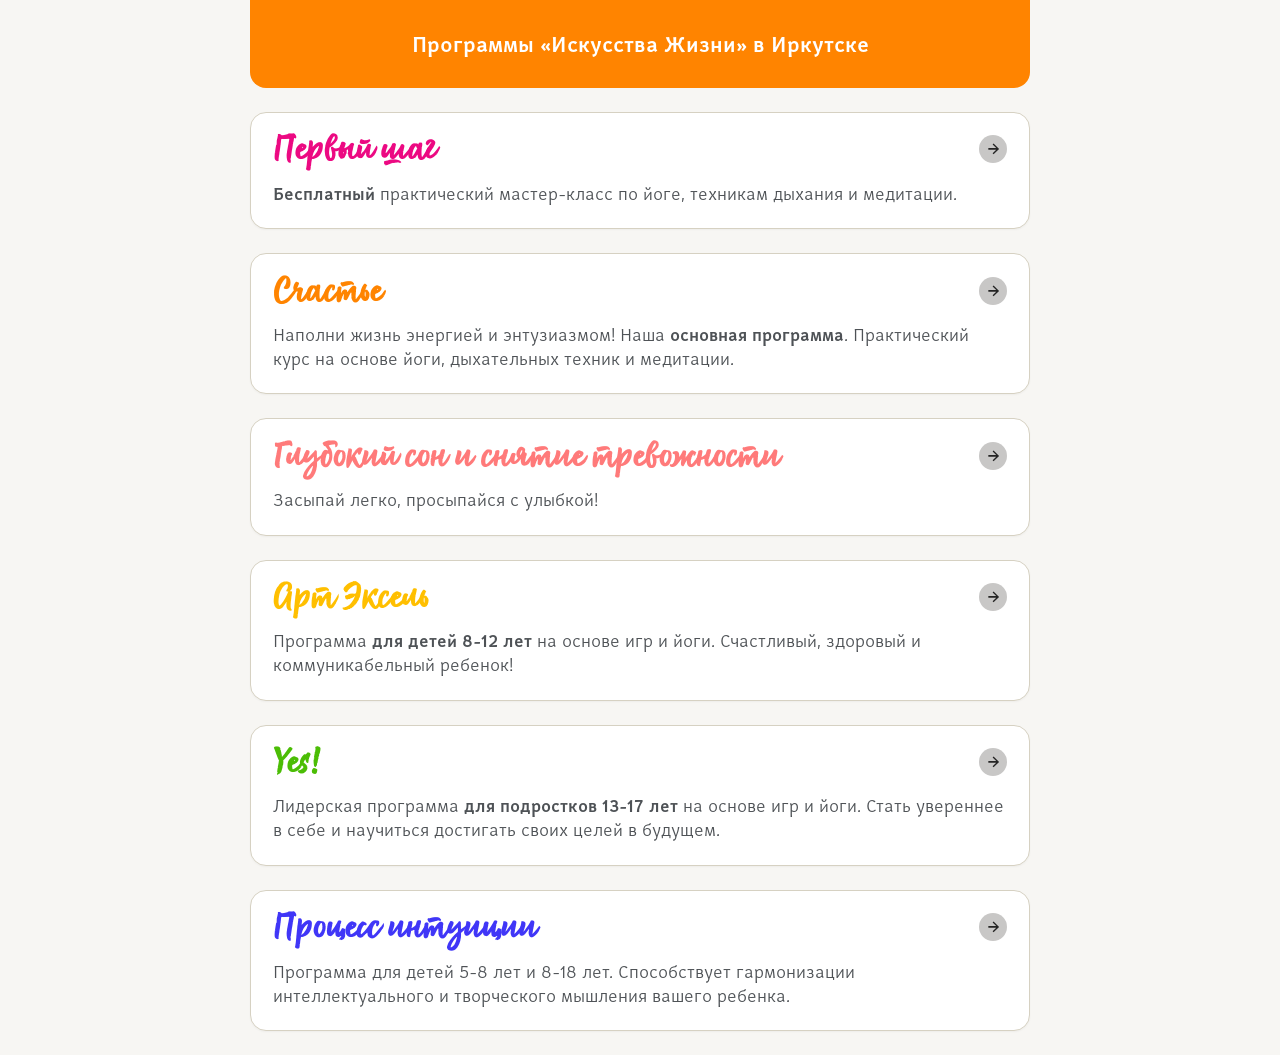
<file: index.html>
<!DOCTYPE html>
<html lang="ru">

<head>
  <meta charset="utf-8">
  <meta name="viewport" content="width=device-width">
  <title>Программы «Искусства Жизни» в Иркутске</title>
  <link href="styles.css?v=2026-07-25-20-00" rel="stylesheet">
  <meta name="description" content="Программы личностного роста, совмещающие в себе древние и современные техники, которые помогают  становиться с каждым днем целеустремленнее, радостнее и увереннее в себе.">
</head>

<body>
  <svg style="display: none;">
    <symbol id="icon-arrow" viewBox="0 0 24 24">
      <path d="M5 13h11.86l-5.43 5.43 1.42 1.42L21.14 12l-8.29-8.29-1.42 1.42 5.43 5.43H5v2z"/>
    </symbol>
  </svg>

  <header>
    <h1>Программы «Искусства Жизни» в Иркутске</h1>
  </header>
  <main>
    <section>
      <!-- <h2>Программы для взрослых</h2> -->
      <a href="first-step.html">
        <article>
	  <div class="title-line">
            <h3 class="first-step">Первый шаг</h3>
	    <span class="arrow">
	      <svg aria-hidden="true"><use href="#icon-arrow"></use></svg>
	    </span>
	  </div>
          <p><strong>Бесплатный</strong> практический мастер-класс по йоге, техникам дыхания и медитации.</p>
        </article>
      </a>
      <a href="happiness.html">
        <article>
          <div class="title-line">
	    <h3 class="happiness">Счастье</h3>
	    <span class="arrow">
	      <svg aria-hidden="true"><use href="#icon-arrow"></use></svg>
	    </span>
	  </div>
          <p>
            Наполни жизнь энергией и энтузиазмом! Наша <strong>основная программа</strong>.
            Практический курс на основе йоги, дыхательных техник и медитации.
          </p>
        </article>
      </a>
      <a href="deep-sleep.html">
        <article>
          <div class="title-line">
	    <h3 class="deep-sleep">Глубокий сон и снятие тревожности</h3>
	    <span class="arrow">
	      <svg aria-hidden="true"><use href="#icon-arrow"></use></svg>
	    </span>
	  </div>
          <p>Засыпай легко, просыпайся с улыбкой!</p>
        </article>
      </a>
    </section>
    <section>
      <!-- <h2>Программы для детей</h2> -->
      <a href="art-excel.html">
        <article>
          <div class="title-line">
	    <h3 class="art-excel">Арт Эксель</h3>
	    <span class="arrow">
	      <svg aria-hidden="true"><use href="#icon-arrow"></use></svg>
	    </span>
	  </div>
          <p>
            Программа <strong>для детей 8-12 лет</strong> на основе игр и йоги.
            Счастливый, здоровый и коммуникабельный ребенок!
          </p>
        </article>
      </a>
      <a href="yes.html">
        <article>
          <div class="title-line">
	    <h3 class="yes">Yes!</h3>
	    <span class="arrow">
	      <svg aria-hidden="true"><use href="#icon-arrow"></use></svg>
	    </span>
	  </div>
          <p>
            Лидерская программа <strong>для подростков 13-17 лет</strong> на основе игр и йоги.
            Стать увереннее в себе и научиться достигать своих целей в будущем.
          </p>
        </article>
      </a>
      <a href="intuition.html">
        <article>
          <div class="title-line">
	    <h3 class="intuition">Процесс интуиции</h3>
	    <span class="arrow">
	      <svg aria-hidden="true"><use href="#icon-arrow"></use></svg>
	    </span>
	  </div>
          <p>
            Программа для детей 5-8 лет и 8-18 лет.
            Способствует гармонизации интеллектуального и творческого мышления вашего ребенка.
          </p>
        </article>
      </a>
    </section>
  </main>
</body>

</html>
</file>
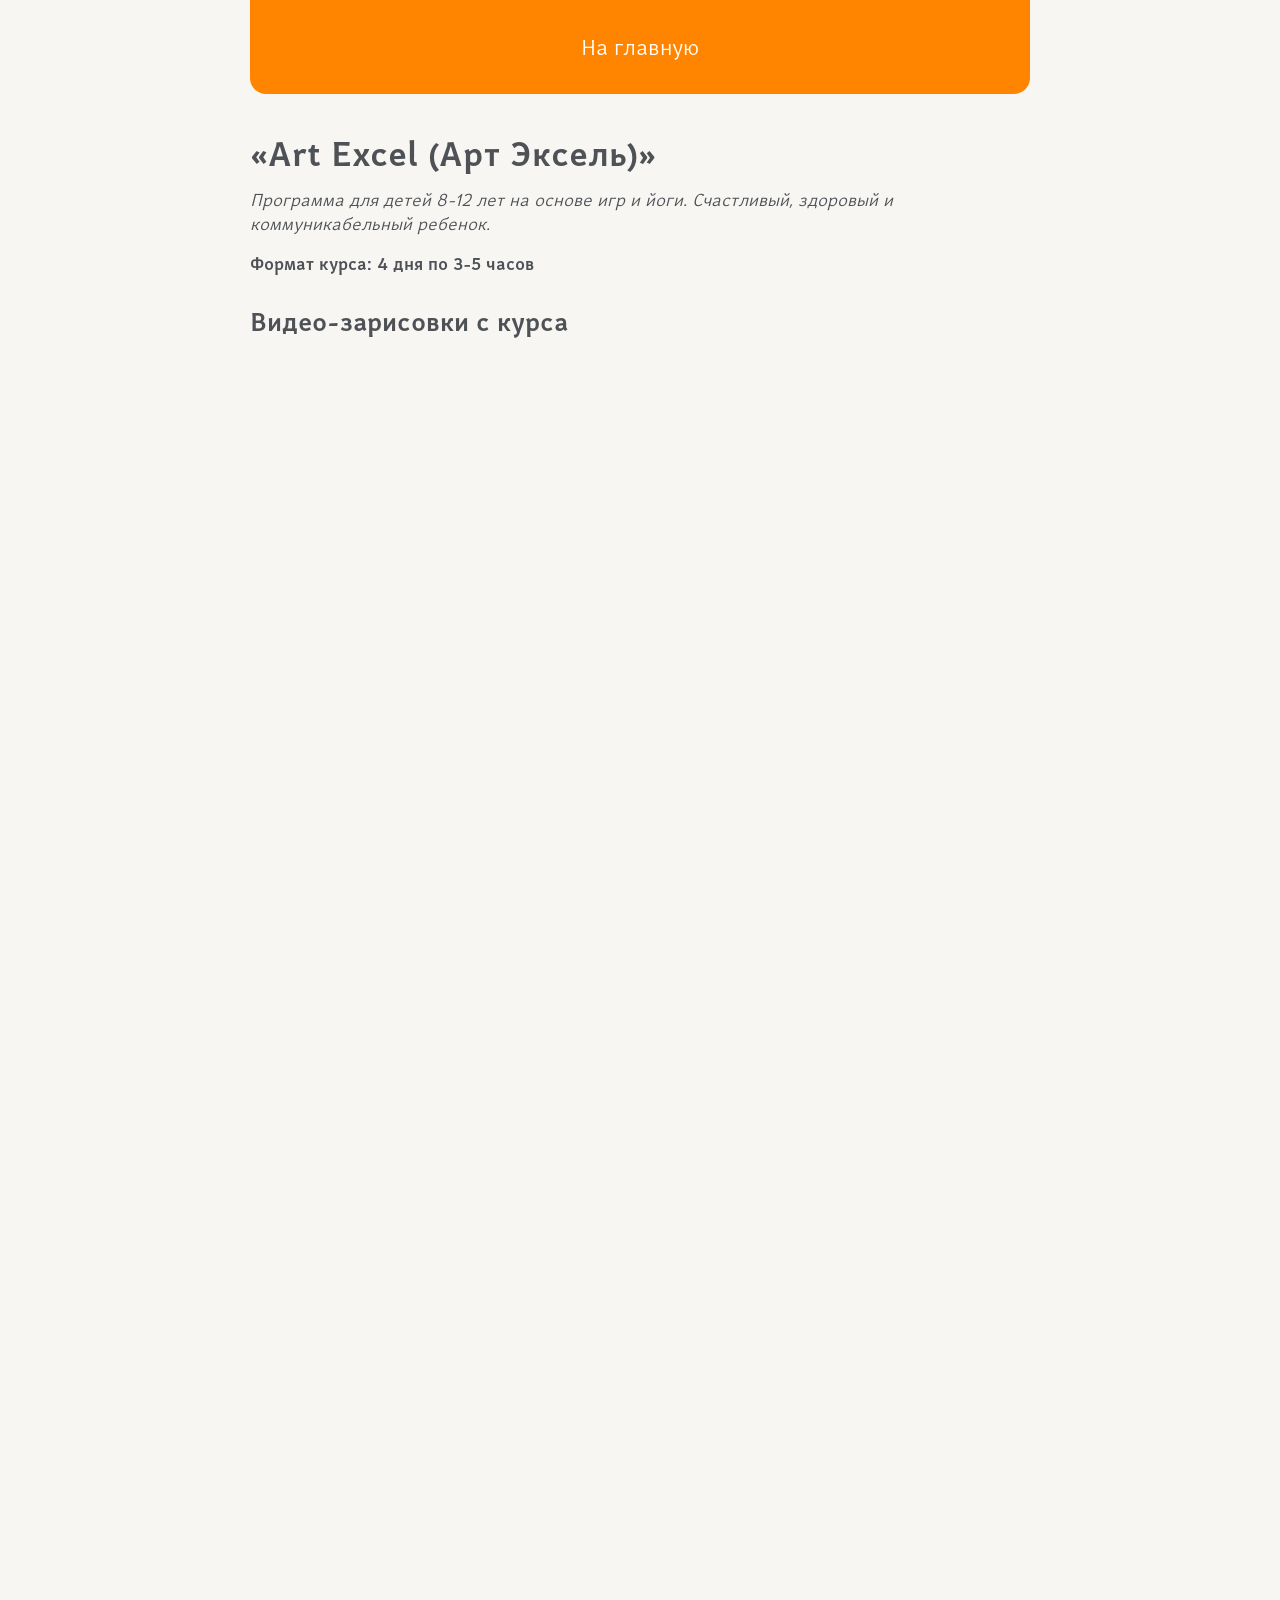
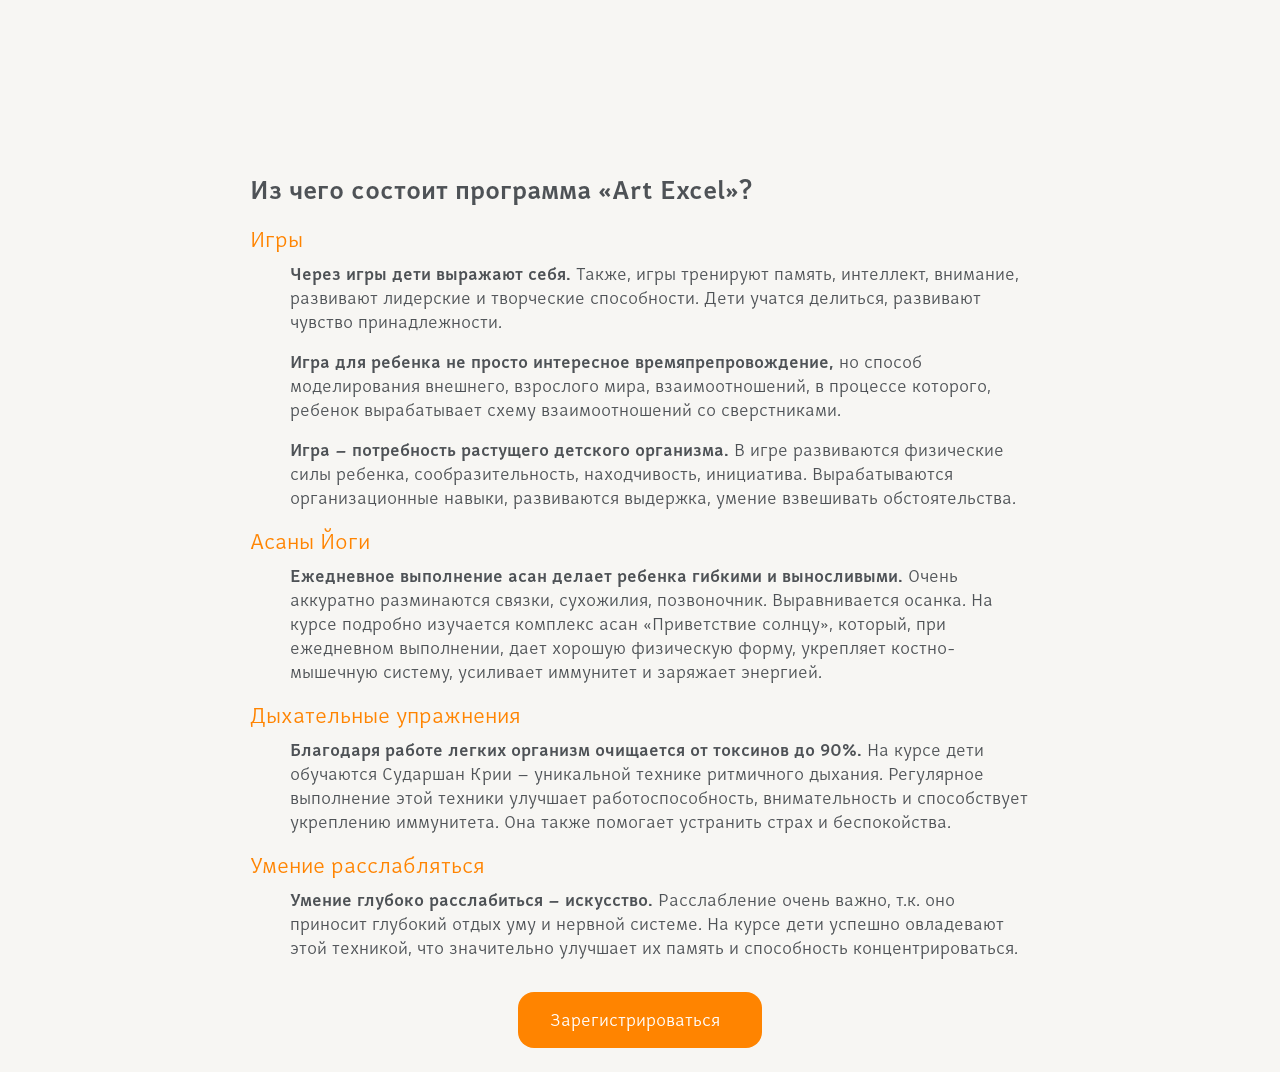
<file: art-excel.html>
<!DOCTYPE html>
<html lang="ru">

<head>
  <meta charset="utf-8">
  <meta name="viewport" content="width=device-width">
  <title>Art Excel - программа для детей 8-12 лет на основе игр и йоги. Счастливый, здоровый и коммуникабельный ребенок.</title>
  <link href="styles.css?v=2026-07-29-14-50" rel="stylesheet">
</head>

<body>
  <header>
    <a href="index.html">На главную</a>
  </header>
  <main>
    <hgroup>
      <h1>«Art Excel (Арт Эксель)»</h1>
      <p>Программа для детей 8-12 лет на основе игр и йоги. Счастливый, здоровый и коммуникабельный ребенок.</p>
    </hgroup>
    <p><b>Формат курса: 4 дня по 3-5 часов</b></p>
    <section>
      <h2>Видео-зарисовки с курса</h2>
      <div style="position: relative; padding-top: 177.78%; width: 100%"><iframe src="https://kinescope.io/embed/iNgRHaEL3JbngJftzUDApU" allow="autoplay; fullscreen; picture-in-picture; encrypted-media; gyroscope; accelerometer; clipboard-write; screen-wake-lock;" frameborder="0" allowfullscreen style="position: absolute; width: 100%; height: 100%; top: 0; left: 0;"></iframe></div>
    </section>
    <section>
      <h2>Из чего состоит программа «Art Excel»?</h2>
      <dl>
	<dt>Игры</dt>
	<dd>
	  <p><b>Через игры дети выражают себя.</b> Также, игры тренируют память, интеллект, внимание, развивают лидерские и творческие способности. Дети учатся делиться, развивают чувство принадлежности.</p>
	  <p><b>Игра для ребенка не просто интересное времяпрепровождение,</b> но способ моделирования внешнего, взрослого мира, взаимоотношений, в процессе которого, ребенок вырабатывает схему взаимоотношений со сверстниками.</p>
	  <p><b>Игра – потребность растущего детского организма.</b> В игре развиваются физические силы ребенка, сообразительность, находчивость, инициатива. Вырабатываются организационные навыки, развиваются выдержка, умение взвешивать обстоятельства.</p>
	</dd>
	<dt>Асаны Йоги</dt>
	<dd>
	  <b>Ежедневное выполнение асан делает ребенка гибкими и выносливыми.</b> Очень аккуратно разминаются связки, сухожилия, позвоночник. Выравнивается осанка. На курсе подробно изучается комплекс асан «Приветствие солнцу», который, при ежедневном выполнении, дает хорошую физическую форму, укрепляет костно-мышечную систему, усиливает иммунитет и заряжает энергией.
	</dd>
	<dt>Дыхательные упражнения</dt>
	<dd><b>Благодаря работе легких организм очищается от токсинов до 90%.</b> На курсе дети обучаются Сударшан Крии – уникальной технике ритмичного дыхания. Регулярное выполнение этой техники улучшает работоспособность, внимательность и способствует укреплению иммунитета. Она также помогает устранить страх и беспокойства.</dd>
	<dt>Умение расслабляться</dt>
	<dd><b>Умение глубоко расслабиться – искусство.</b> Расслабление очень важно, т.к. оно приносит глубокий отдых уму и нервной системе. На курсе дети успешно овладевают этой техникой, что значительно улучшает их память и способность концентрироваться. </dd>
      </dl>
    </section>
    <a href="#" class="button">Зарегистрироваться</a>
  </main>
</body>

</html>
</file>
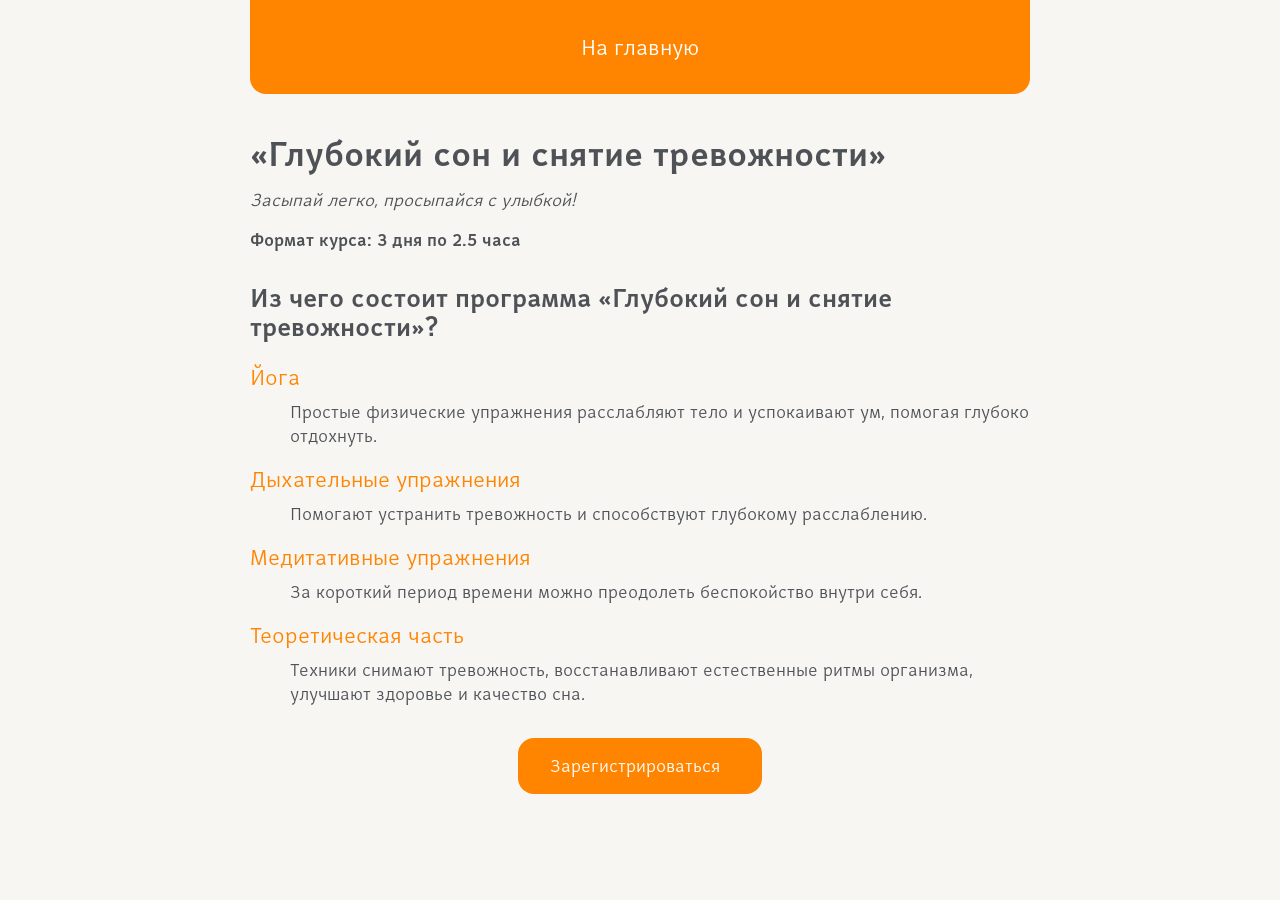
<file: deep-sleep.html>
<!DOCTYPE html>
<html lang="ru">

<head>
  <meta charset="utf-8">
  <meta name="viewport" content="width=device-width">
  <title>«Глубокий сон и снятие тревожности»</title>
  <link href="styles.css?v=2026-07-29-14-50" rel="stylesheet">
</head>

<body>
  <header>
    <a href="index.html">На главную</a>
  </header>
  <main>
    <hgroup>
      <h1>«Глубокий сон и снятие тревожности»</h1>
      <p>Засыпай легко, просыпайся с улыбкой!</p>
    </hgroup>
    <p><b>Формат курса: 3 дня по 2.5 часа</b></p>
    <!-- <p>Посмотрите несколько эпизодов с мастер-класса, чтобы представить, как проходит занятие и что на нем происходит.</p> -->
    <h2>Из чего состоит программа «Глубокий сон и снятие тревожности»?</h2>
    <dl>
      <dt>Йога</dt>
      <dd>Простые физические упражнения расслабляют тело и успокаивают ум, помогая глубоко отдохнуть.</dd>
      <dt>Дыхательные упражнения</dt>
      <dd>Помогают устранить тревожность и способствуют глубокому расслаблению.</dd>
      <dt>Медитативные упражнения</dt>
      <dd>За короткий период времени можно преодолеть беспокойство внутри себя.</dd>
      <dt>Теоретическая часть</dt>
      <dd>Техники снимают тревожность, восстанавливают естественные ритмы организма, улучшают здоровье и качество сна.</dd>
    </dl>
    <a href="#" class="button">Зарегистрироваться</a>
  </main>
</body>

</html>
</file>
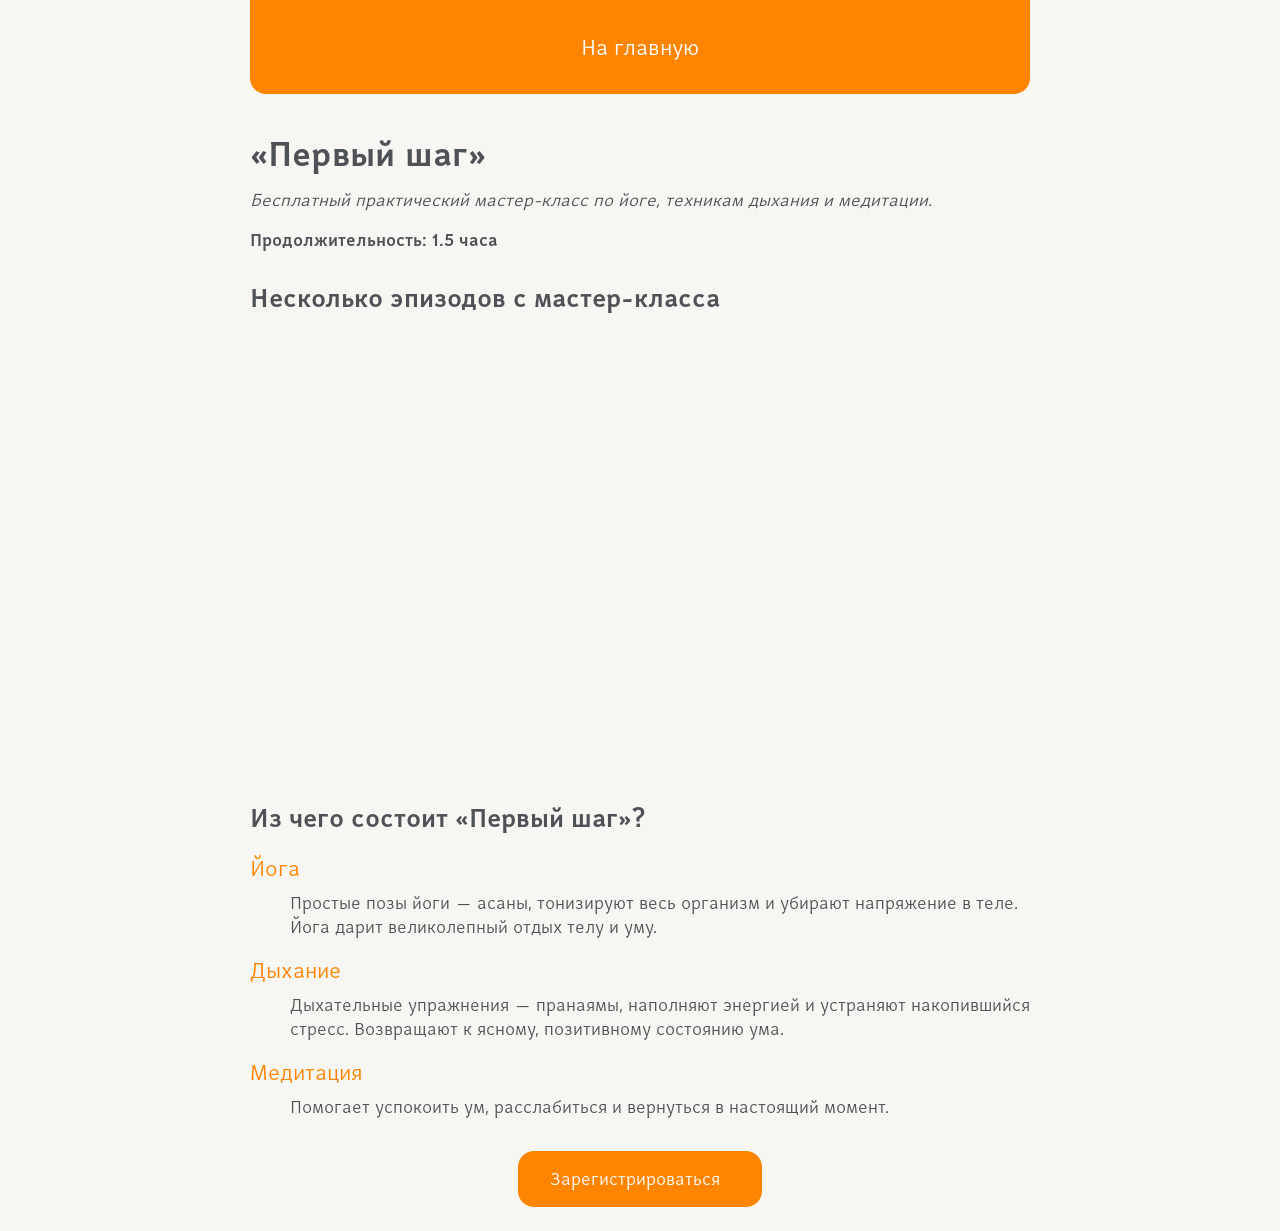
<file: first-step.html>
<!DOCTYPE html>
<html lang="ru">

<head>
  <meta charset="utf-8">
  <meta name="viewport" content="width=device-width">
  <title>«Первый шаг» - бесплатный практический мастер-класс по йоге, техникам дыхания и медитации</title>
  <link href="styles.css?v=2026-07-29-14-50" rel="stylesheet">
</head>

<body>
  <header>
    <a href="index.html">На главную</a>
  </header>
  <main>
    <hgroup>
      <h1>«Первый шаг»</h1>
      <p>Бесплатный практический мастер-класс по йоге, техникам дыхания и медитации.</p>
    </hgroup>
    <p><b>Продолжительность: 1.5 часа</b></p>
    <section>
      <h2>Несколько эпизодов с мастер-класса</h2>
      <div style="position: relative; padding-top: 56.25%; width: 100%">
	<iframe src="https://kinescope.io/embed/vJmxKS7yNUNCZxzWJ44BA8" allow="autoplay; fullscreen; picture-in-picture; encrypted-media; gyroscope; accelerometer; clipboard-write; screen-wake-lock;" frameborder="0" allowfullscreen style="position: absolute; width: 100%; height: 100%; top: 0; left: 0;"></iframe>
      </div>
    </section>
    <section>
      <h2>Из чего состоит «Первый шаг»?</h2>
      <dl>
	<dt>Йога</dt>
	<dd>Простые позы йоги — асаны, тонизируют весь организм и убирают напряжение в теле. Йога дарит великолепный отдых телу и уму.</dd>
	<dt>Дыхание</dt>
	<dd>Дыхательные упражнения — пранаямы, наполняют энергией и устраняют накопившийся стресс. Возвращают к ясному, позитивному состоянию ума.</dd>
	<dt>Медитация</dt>
	<dd>Помогает успокоить ум, расслабиться и вернуться в настоящий момент.</dd>
      </dl>
    </section>
    <a href="#" class="button">Зарегистрироваться</a>
  </main>
</body>

</html>
</file>
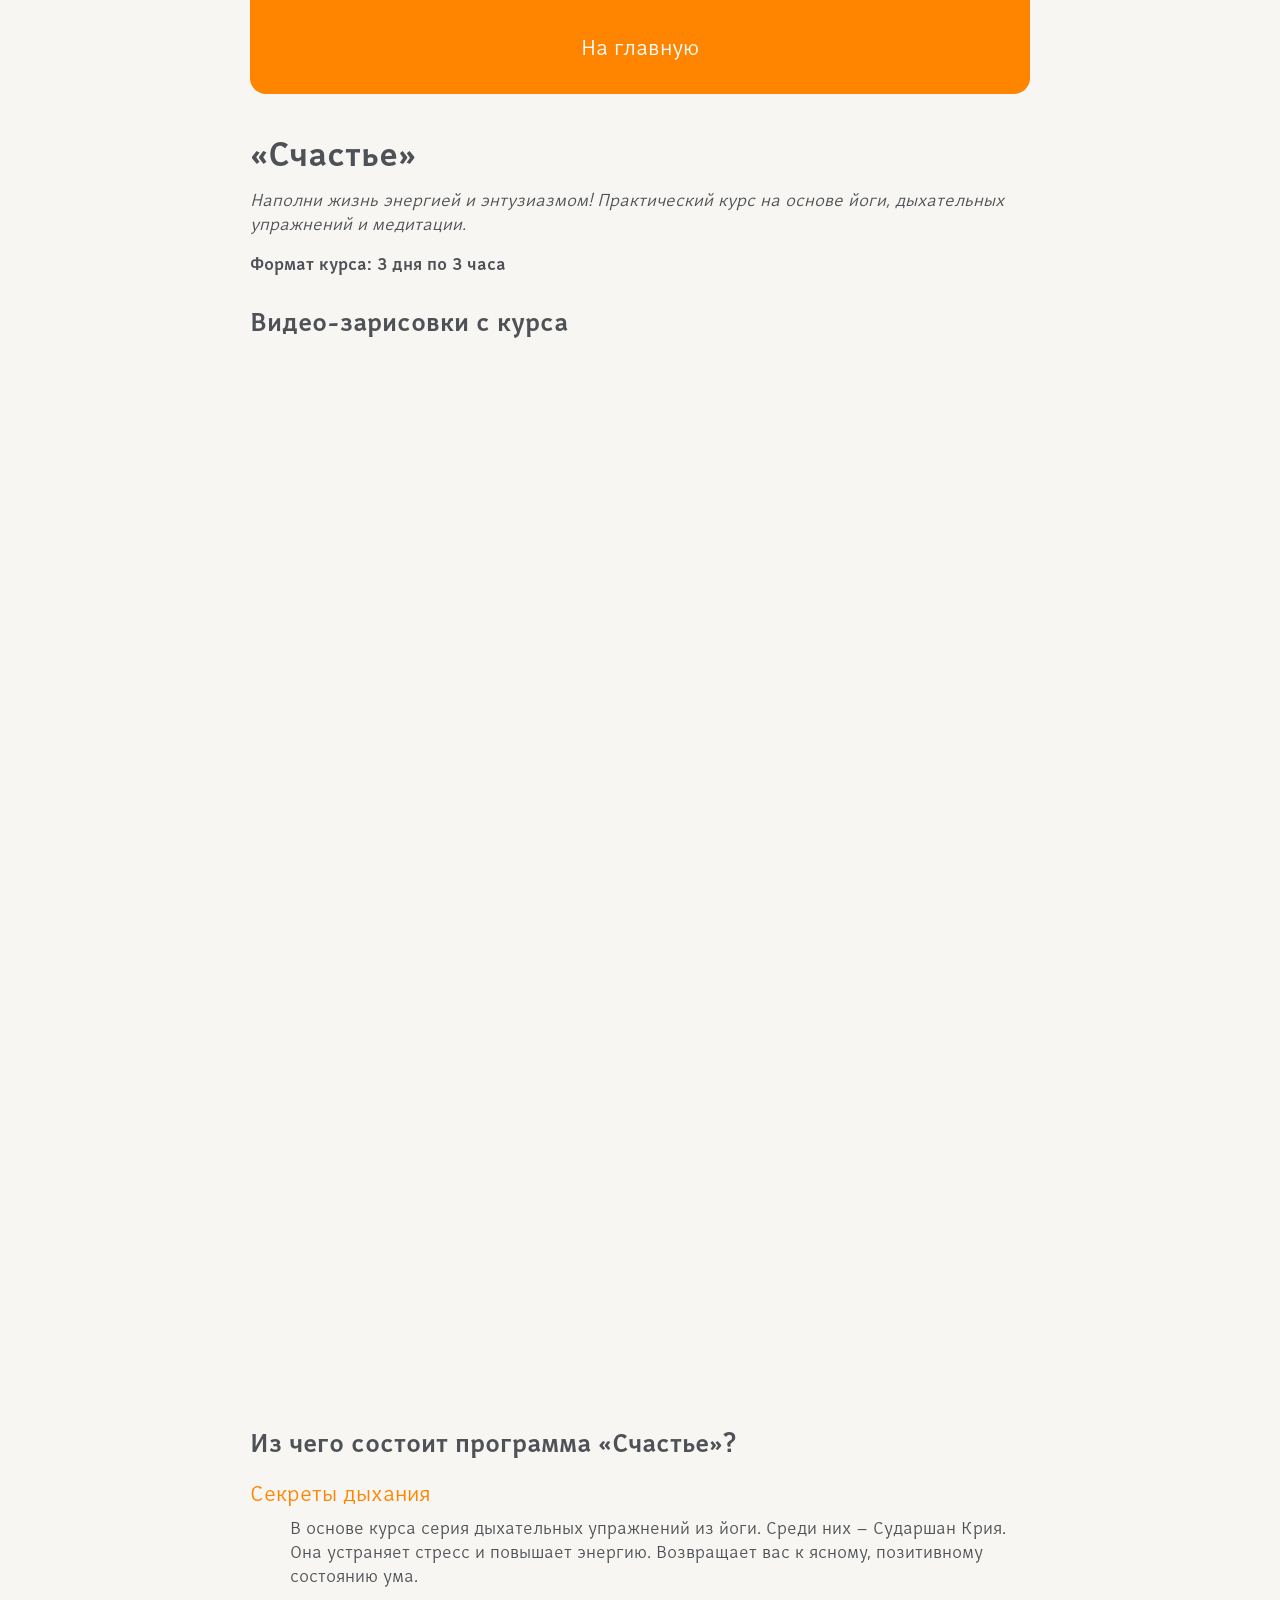
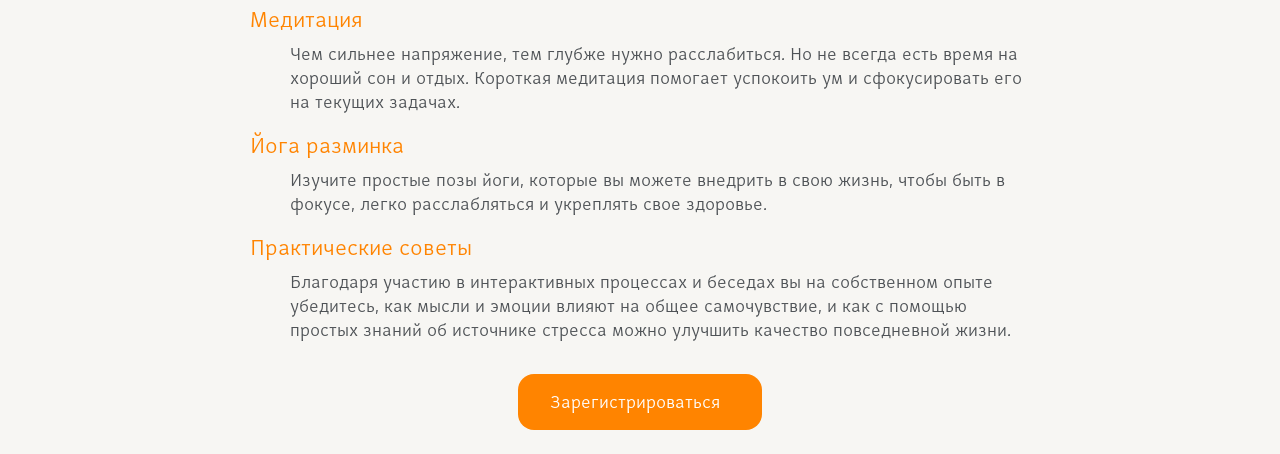
<file: happiness.html>
<!DOCTYPE html>
<html lang="ru">

<head>
  <meta charset="utf-8">
  <meta name="viewport" content="width=device-width">
  <title>Счастье - Практический курс на основе йоги, дыхательных упражнений и медитации.</title>
  <link href="styles.css?v=2026-07-29-14-50" rel="stylesheet">
</head>

<body>
  <header>
    <a href="index.html">На главную</a>
  </header>
  <main>
    <hgroup>
      <h1>«Счастье»</h1>
      <p>Наполни жизнь энергией и энтузиазмом! Практический курс на основе йоги, дыхательных упражнений и медитации.</p>
    </hgroup>
    <p><b>Формат курса: 3 дня по 3 часа</b></p>
    <section>
      <h2>Видео-зарисовки с курса</h2>
      <div style="position: relative; padding-top: 133.33%; width: 100%"><iframe src="https://kinescope.io/embed/7F8usk5ZfuUhmqFMSauPrX" allow="autoplay; fullscreen; picture-in-picture; encrypted-media; gyroscope; accelerometer; clipboard-write; screen-wake-lock;" frameborder="0" allowfullscreen style="position: absolute; width: 100%; height: 100%; top: 0; left: 0;"></iframe></div>
    </section>
    <section>
      <h2>Из чего состоит программа «Счастье»?</h2>
      <dl>
	<dt>Секреты дыхания</dt>
	<dd>В основе курса серия дыхательных упражнений из йоги. Среди них – Сударшан Крия. Она устраняет стресс и  повышает энергию. Возвращает вас к  ясному, позитивному состоянию ума.</dd>
	<dt>Медитация</dt>
	<dd>Чем сильнее напряжение, тем глубже нужно расслабиться. Но не всегда есть время на хороший сон и отдых. Короткая медитация помогает успокоить ум и сфокусировать его

	  на текущих задачах.</dd>
	<dt>Йога разминка</dt>
	<dd>Изучите простые позы йоги, которые вы можете внедрить в свою жизнь, чтобы  быть в фокусе, легко расслабляться и укреплять свое здоровье.</dd>
	<dt>Практические советы</dt>
	<dd>Благодаря участию в интерактивных процессах и беседах вы на собственном опыте убедитесь, как мысли и эмоции влияют на общее самочувствие, и как с помощью простых знаний об источнике стресса можно улучшить качество повседневной жизни.</dd>
      </dl>
    </section>
    <a href="#" class="button">Зарегистрироваться</a>
  </main>
</body>

</html>
</file>
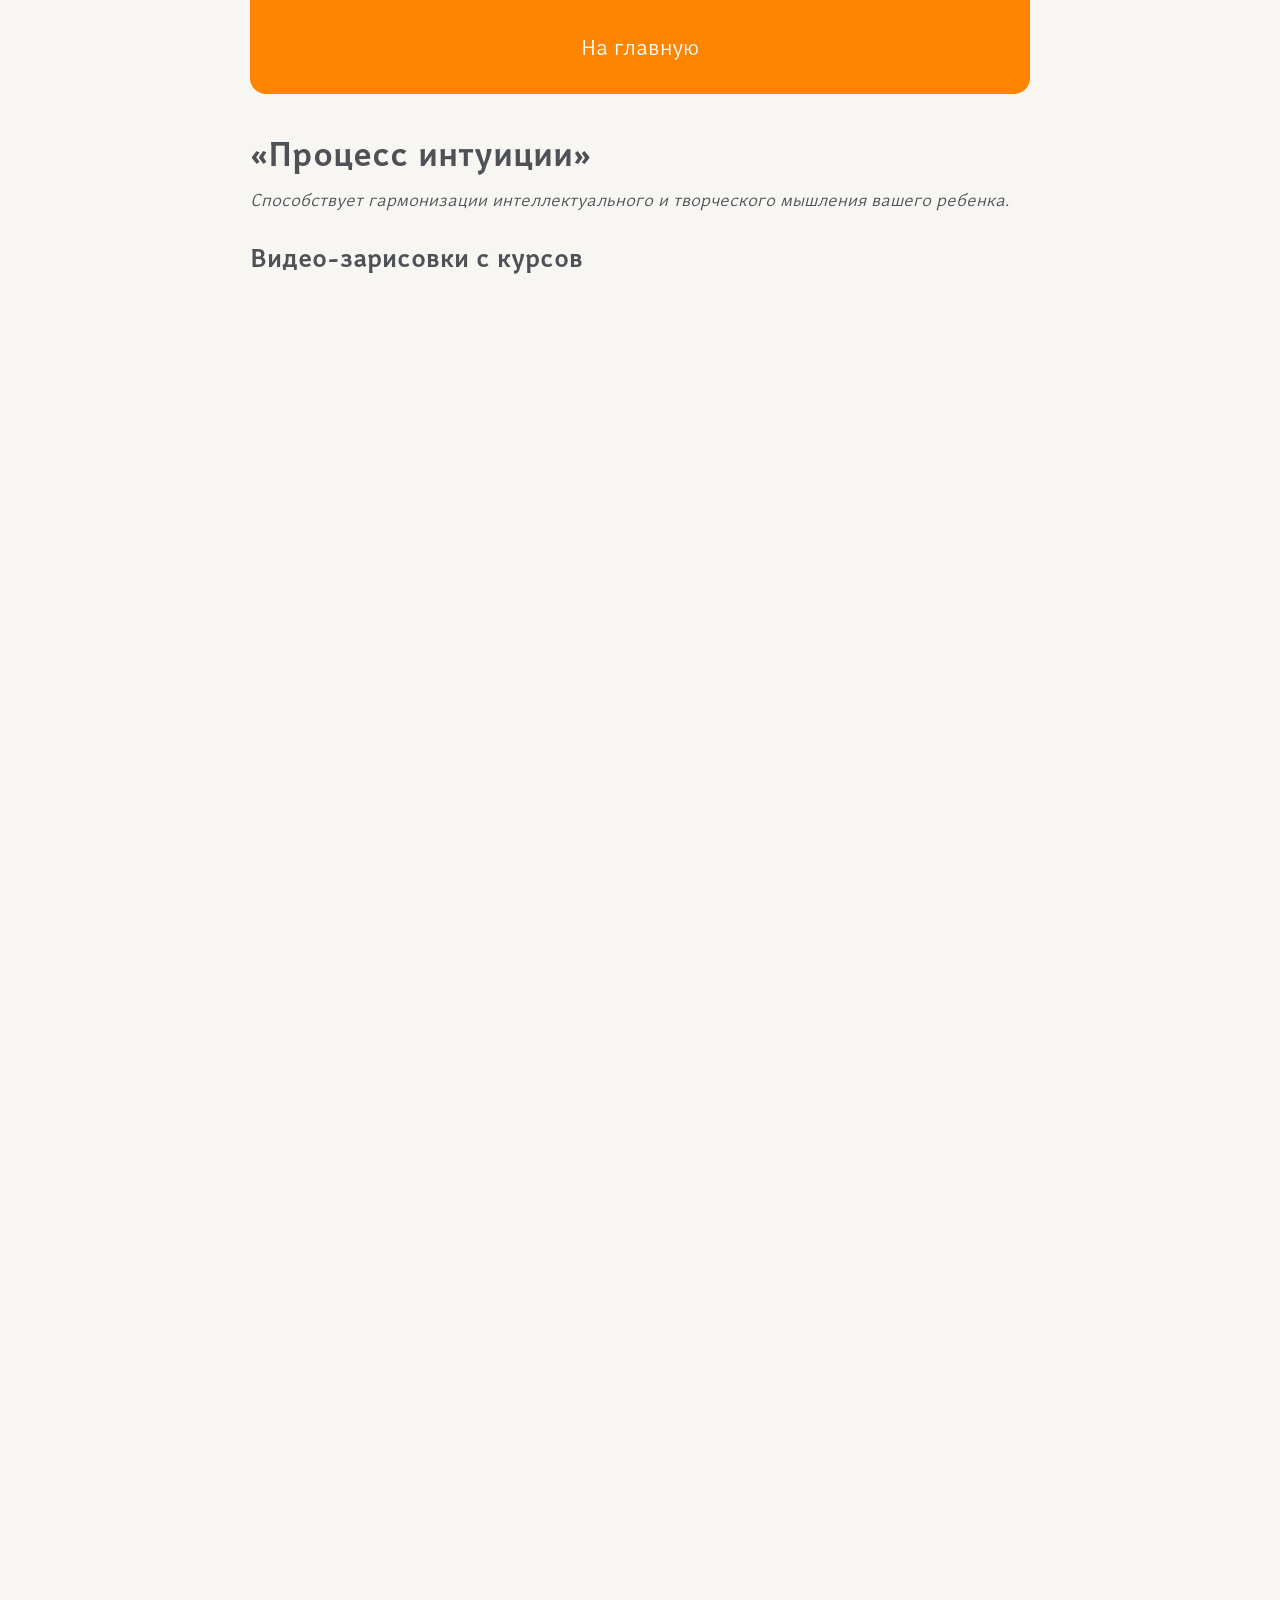
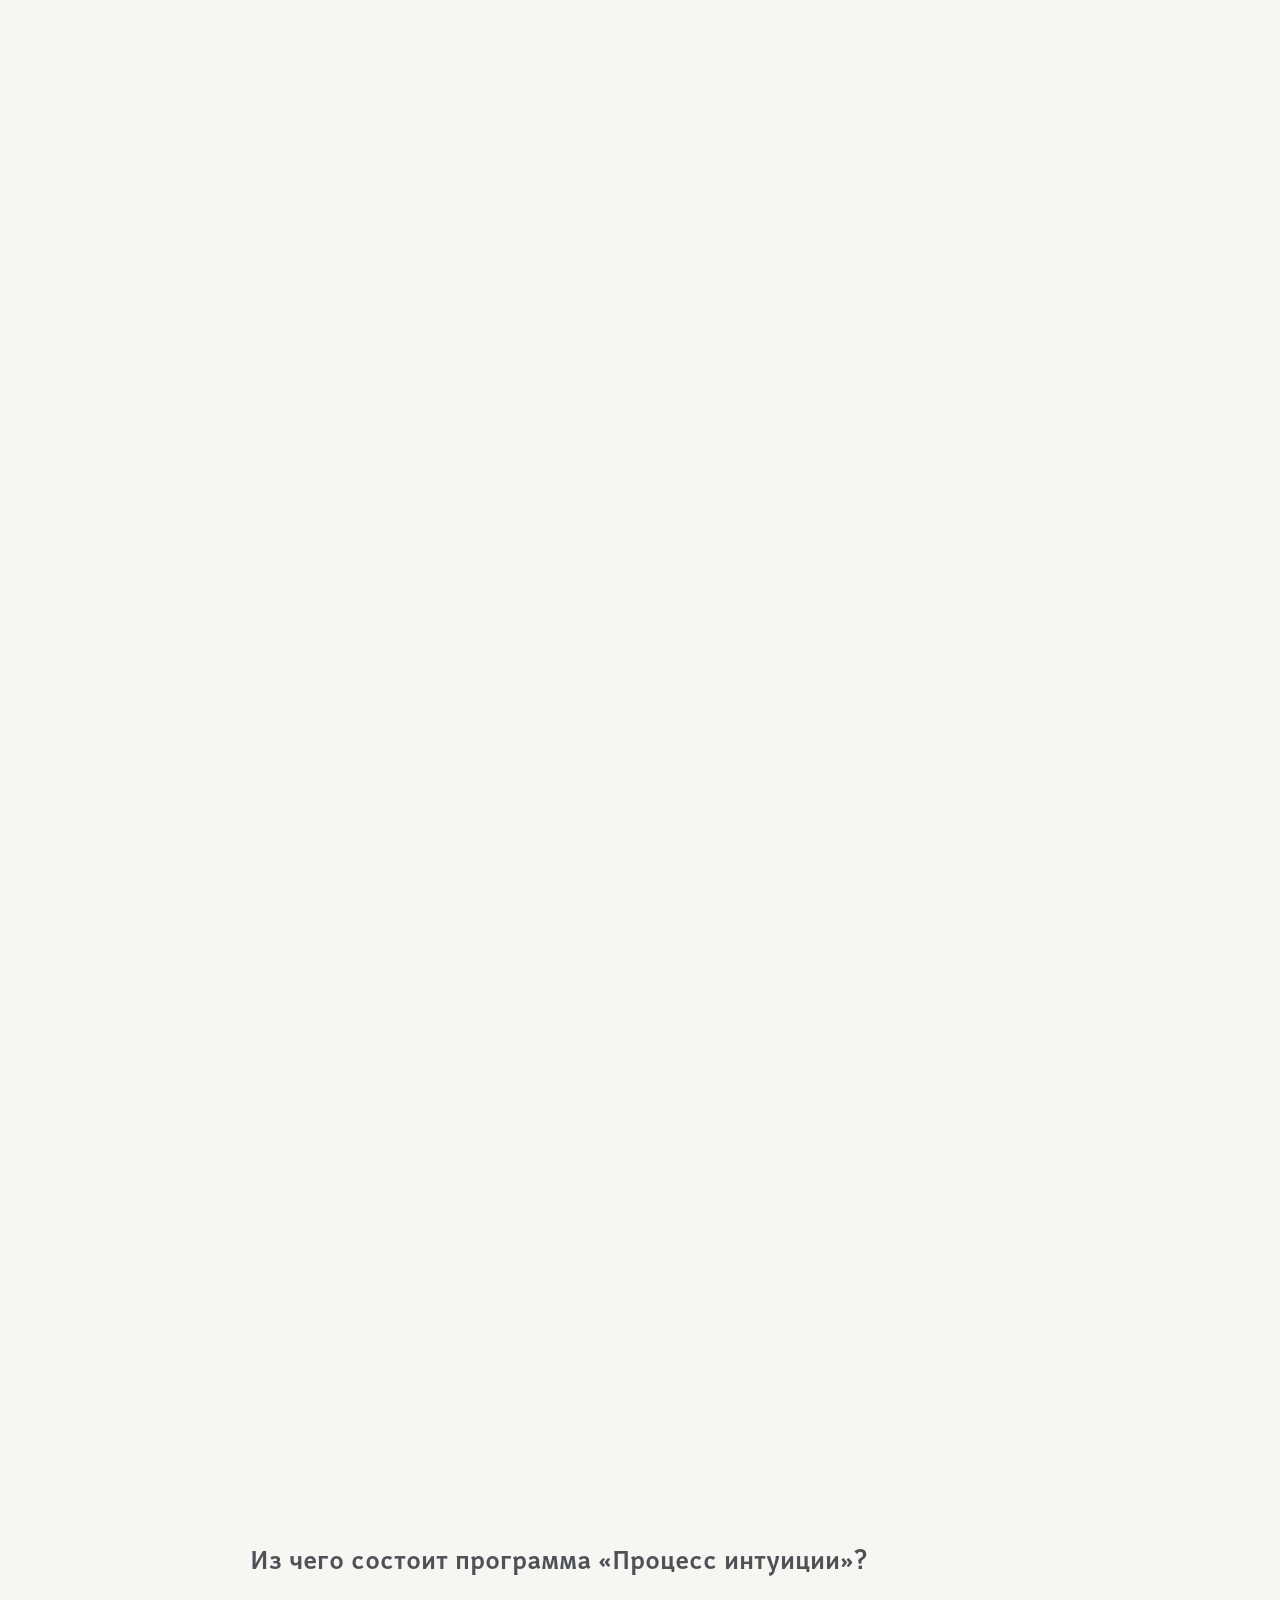
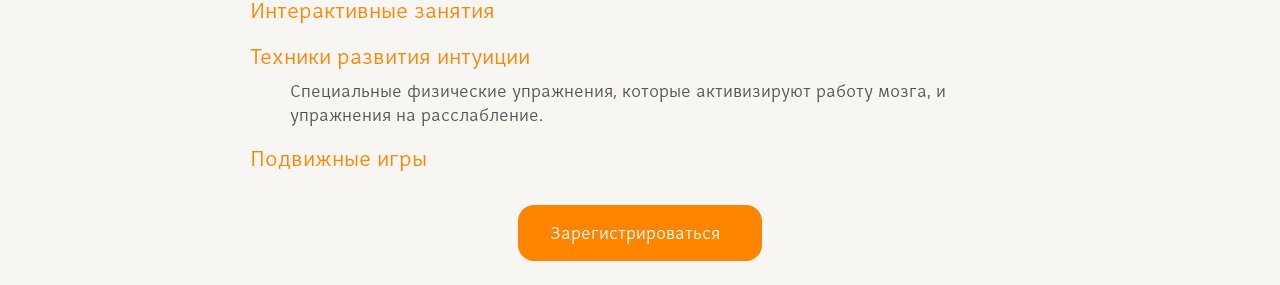
<file: intuition.html>
<!DOCTYPE html>
<html lang="ru">

<head>
  <meta charset="utf-8">
  <meta name="viewport" content="width=device-width">
  <title>«Процесс интуиции - программа для детей 5-8 и 8-18 лет. Способствует гармонизации интеллектуального и творческого мышления вашего ребенка.»</title>
  <link href="styles.css?v=2026-07-29-14-50" rel="stylesheet">
</head>

<body>
  <header>
    <a href="index.html">На главную</a>
  </header>
  <main>
    <hgroup>
      <h1>«Процесс интуиции»</h1>
      <p>Способствует гармонизации интеллектуального и творческого мышления вашего ребенка.</p>
    </hgroup>
    <section class="videos">
      <h2>Видео-зарисовки с курсов</h2>
      <div style="position: relative; padding-top: 181.82%; width: 100%"><iframe src="https://kinescope.io/embed/ePVGkWLWAkwFHtzdDAj7ri" allow="autoplay; fullscreen; picture-in-picture; encrypted-media; gyroscope; accelerometer; clipboard-write; screen-wake-lock;" frameborder="0" allowfullscreen style="position: absolute; width: 100%; height: 100%; top: 0; left: 0;"></iframe></div>
      <div style="position: relative; padding-top: 177.78%; width: 100%"><iframe src="https://kinescope.io/embed/wG88rkBiLurpSJ9FUJCMni" allow="autoplay; fullscreen; picture-in-picture; encrypted-media; gyroscope; accelerometer; clipboard-write; screen-wake-lock;" frameborder="0" allowfullscreen style="position: absolute; width: 100%; height: 100%; top: 0; left: 0;"></iframe></div>
    </section>
    <section>
      <h2>Из чего состоит программа «Процесс интуиции»?</h2>
      <dl>
	<dt>Интерактивные занятия</dt>
	<dd></dd>
	<dt>Техники развития интуиции</dt>
	<dd>Специальные физические упражнения, которые активизируют работу мозга, и упражнения на расслабление.</dd>
	<dt>Подвижные игры</dt>
	<dd></dd>
      </dl>
    </section>
    <a href="#" class="button">Зарегистрироваться</a>
  </main>
</body>

</html>
</file>
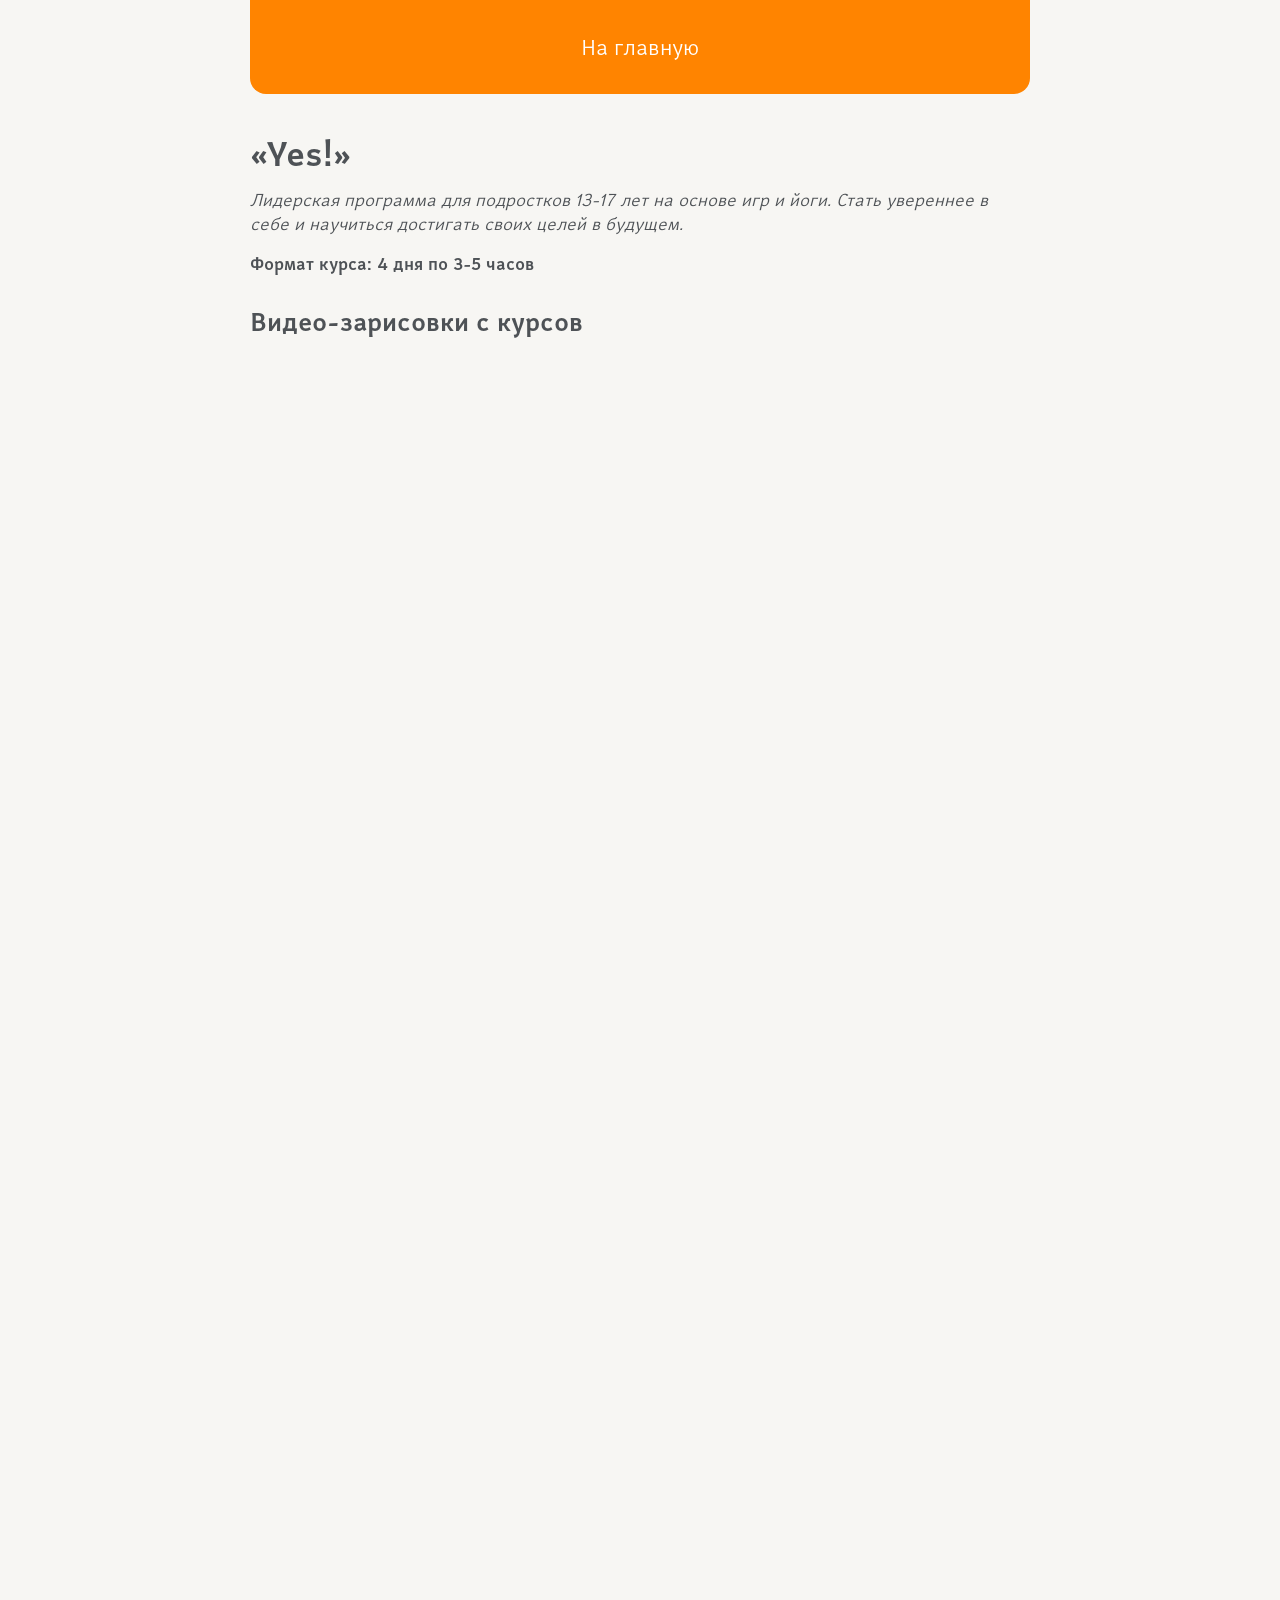
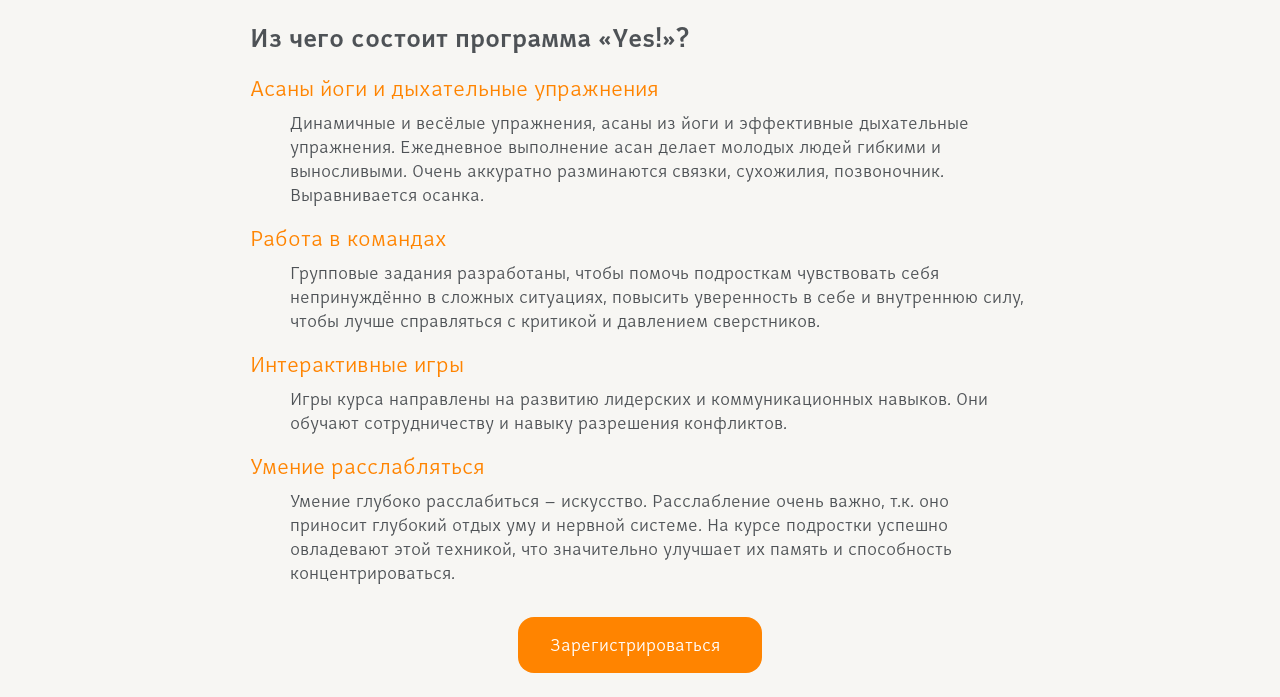
<file: yes.html>
<!DOCTYPE html>
<html lang="ru">

<head>
  <meta charset="utf-8">
  <meta name="viewport" content="width=device-width">
  <title>«Yes!» — лидерская программа для подростков 13-17 лет на основе игр и йоги.</title>
  <link href="styles.css?v=2026-07-29-14-50" rel="stylesheet">
</head>

<body>
  <header>
    <a href="index.html">На главную</a>
  </header>
  <main>
    <hgroup>
      <h1>«Yes!»</h1>
      <p>Лидерская программа для подростков 13-17 лет на основе игр и йоги. Стать увереннее в себе и научиться достигать своих целей в будущем.</p>
    </hgroup>
    <p><b>Формат курса: 4 дня по 3-5 часов</b></p>
    <section class="videos">
      <h2>Видео-зарисовки с курсов</h2>
      <div style="position: relative; padding-top: 100%; width: 100%"><iframe src="https://kinescope.io/embed/9PHiUACgszBwaJhp8fSQ9x" allow="autoplay; fullscreen; picture-in-picture; encrypted-media; gyroscope; accelerometer; clipboard-write; screen-wake-lock;" frameborder="0" allowfullscreen style="position: absolute; width: 100%; height: 100%; top: 0; left: 0;"></iframe></div>
      <div style="position: relative; padding-top: 56.25%; width: 100%"><iframe src="https://kinescope.io/embed/v2vst6sQZPBsBu1LKavrZg" allow="autoplay; fullscreen; picture-in-picture; encrypted-media; gyroscope; accelerometer; clipboard-write; screen-wake-lock;" frameborder="0" allowfullscreen style="position: absolute; width: 100%; height: 100%; top: 0; left: 0;"></iframe></div>
    </section>
    <section>
      <h2>Из чего состоит программа «Yes!»?</h2>
      <dl>
	<dt>Асаны йоги и дыхательные упражнения</dt>
	<dd>Динамичные и весёлые упражнения, асаны из йоги и эффективные дыхательные упражнения. Ежедневное выполнение асан делает молодых людей гибкими и выносливыми. Очень аккуратно разминаются связки, сухожилия, позвоночник. Выравнивается осанка.  </dd>
	<dt>Работа в командах</dt>
	<dd>Групповые задания разработаны, чтобы помочь подросткам чувствовать себя непринуждённо в сложных ситуациях, повысить уверенность в себе и внутреннюю силу, чтобы лучше справляться с критикой и давлением сверстников.</dd>
	<dt>Интерактивные игры</dt>
	<dd>Игры курса направлены на развитию лидерских и коммуникационных навыков. Они обучают сотрудничеству и навыку разрешения конфликтов.</dd>
	<dt>Умение расслабляться</dt>
	<dd>Умение глубоко расслабиться – искусство. Расслабление очень важно, т.к. оно приносит глубокий отдых уму и нервной системе. На курсе подростки успешно овладевают этой техникой, что значительно улучшает их память и способность концентрироваться.</dd>
      </dl>
    </section>
    <a href="#" class="button">Зарегистрироваться</a>
  </main>
</body>

</html>
</file>
<file: styles.css>
@font-face {
    font-family: 'Art of Living Script';
    font-weight: 500;
    src: url('fonts/artofliving_script_regular.woff2') format('woff2');
    font-display: swap;
    size-adjust: 120%;
}

/* @font-face {
    font-family: 'Certa Sans';
    font-weight: 200 400;
    src: url('fonts/certa_sans_extra_light.woff2') format('woff2');
    font-display: swap;
} */

@font-face {
    font-family: 'Certa Sans';
    font-weight: 300 400;
    src: url('fonts/certa_sans_light.woff2') format('woff2');
    font-display: swap;
    size-adjust: 120%;
}

@font-face {
    font-family: 'Certa Sans';
    font-weight: 500 700;
    src: url('fonts/certa_sans_medium.woff2') format('woff2');
    font-display: swap;
    size-adjust: 120%;
}

:root {
    --vertical-rhythm: 1.5rem;
    --text-c: hsl(207 5% 32%);
    --page-bg: hsl(45 20% 96%); /* #f7f6f3 */
    --card-bg: white;
    --border-c: hsl(45 20% 80%);
    --border2-c: hsl(45 2% 67%); /* #acaba8; */
    --arrow-c: hsl(207 0% 14%);
    --arrow-bg-c: hsl(45 2% 78%);
    /* --dark-blue-c: hsl(207 30% 24%); /\* 2a3e4e *\/ */
    --first-step-c: hsl(328 93% 48%);
    --happiness-c: hsl(31 100% 50%);
    --deep-sleep-c: hsl(0 100% 74%);
    --art-excel-c: hsl(45 100% 50%);
    --yes-c: hsl(97 95% 38%);
    --intuition-c: hsl(243 92% 59%);
}

body {
    max-width: 65ch;
    margin: 0 auto;
    padding: 0 1rem var(--vertical-rhythm);
    font-family: 'Certa Sans', system-ui, sans-serif;
    line-height: 1.5;
    color: var(--text-c);
    background-color: var(--page-bg);
}

h1, h2, h3 {
    line-height: 1.2;
}

header {
    border-radius: 0 0 1rem 1rem;
    padding: 2rem 1rem;
    background-color: var(--happiness-c);
    color: white;
}

header > * {
    display: block;
    margin-block: 0;
    font-size: 1.25rem;
    text-align: center;
}

a {
    color: inherit;
    text-decoration: none;
}

section {
    margin-block-start: var(--vertical-rhythm);
}

a + a {
    margin-block-start: var(--vertical-rhythm);
}

a:has(article) {
    display: block;
}

article {
    border: 1px solid var(--border-c);
    border-radius: 1rem;
    padding: 1.4rem;
    background-color: var(--card-bg);
    box-shadow: 0 1px 2px rgba(0,0,0,0.04);
}

a:hover > * {
    transform: translateY(-2px);
    box-shadow: 0 8px 16px rgba(0,0,0,0.10);
    border-color: var(--border2-c);
}

.title-line {
    display: flex;
    justify-content: space-between;
    gap: 1rem;
}

article h3 {
    font-family: 'Art of Living Script', cursive;
    font-size: 2rem;
    margin-block: 0;
}

article p {
    margin-block: 0.5em 0;
}

.arrow {
    display: inline-flex;
    justify-content: center;
    align-items: center;
    flex-shrink: 0;
    width: 1.75rem;
    height: 1.75rem;
    border-radius: 50%;
    background-color: var(--arrow-bg-c);
    color: var(--arrow-c);
}

.arrow svg {
    width: 1rem;
    height: 1rem;
    fill: currentColor;
}

.first-step {
    color: var(--first-step-c);
}

.happiness {
    color: var(--happiness-c);
}

.deep-sleep {
    color: var(--deep-sleep-c);
}

.art-excel {
    color: var(--art-excel-c);
}

.yes {
    color: var(--yes-c);
}

.intuition {
    color: var(--intuition-c);
}

/* Course info page */

hgroup h1 {
    margin-top: 2.5rem;
    margin-bottom: 0;
}

hgroup p {
    font-style: italic;
}

h2 {
    margin-block-start: 2rem;
}

.videos div + div {
    margin-block-start: 1rem;
}

dt {
    font-size: 1.25rem;
    color: var(--happiness-c);
}

dd {
    margin-block-start: 0.5rem;
    margin-inline-start: 2.5rem;
}

dd p:first-child {
    margin-block-start: 0;
}

dd + dt {
    margin-block-start: 1rem;
}

.button {
    display: block;
    max-width: 15ch;
    margin-inline: auto;
    margin-block-start: 2rem;
    padding: 1rem 2rem;
    border-radius: 1rem;
    background-color: var(--happiness-c);
    color: white;
}
</file>
